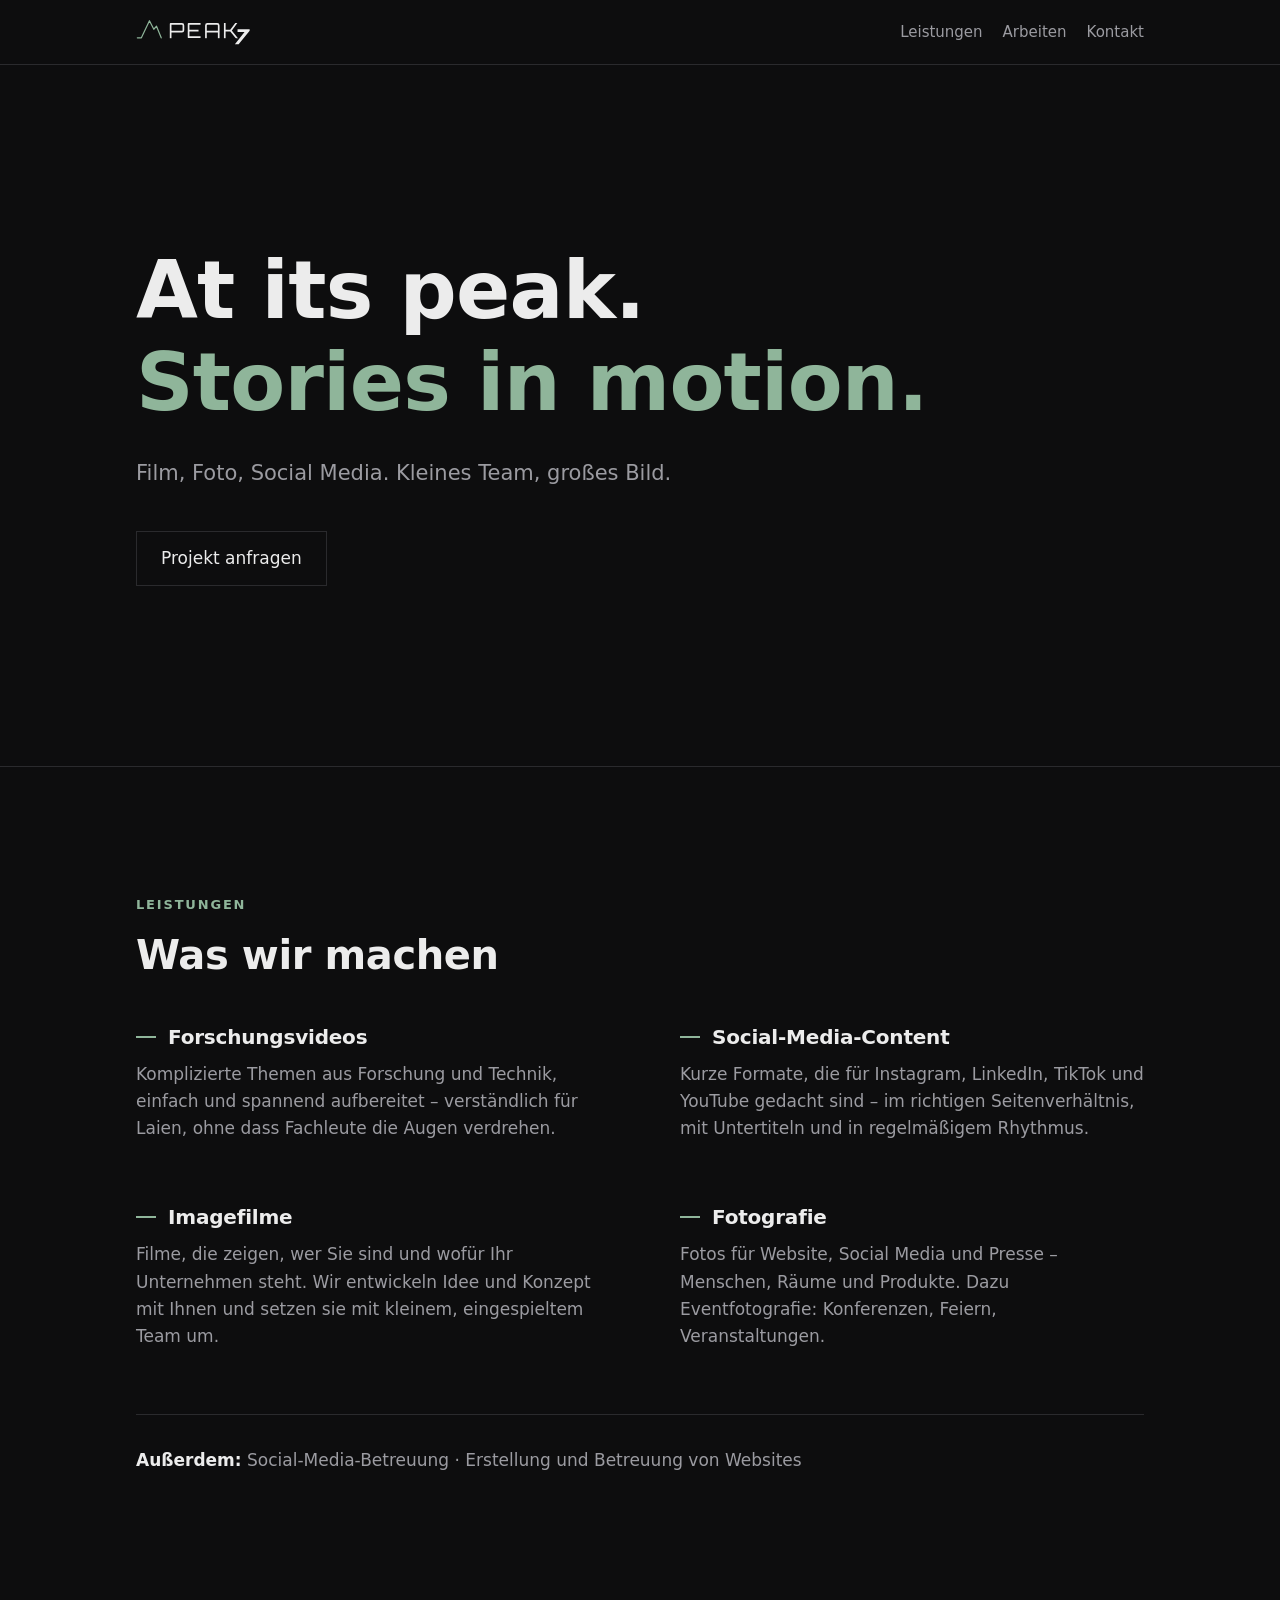
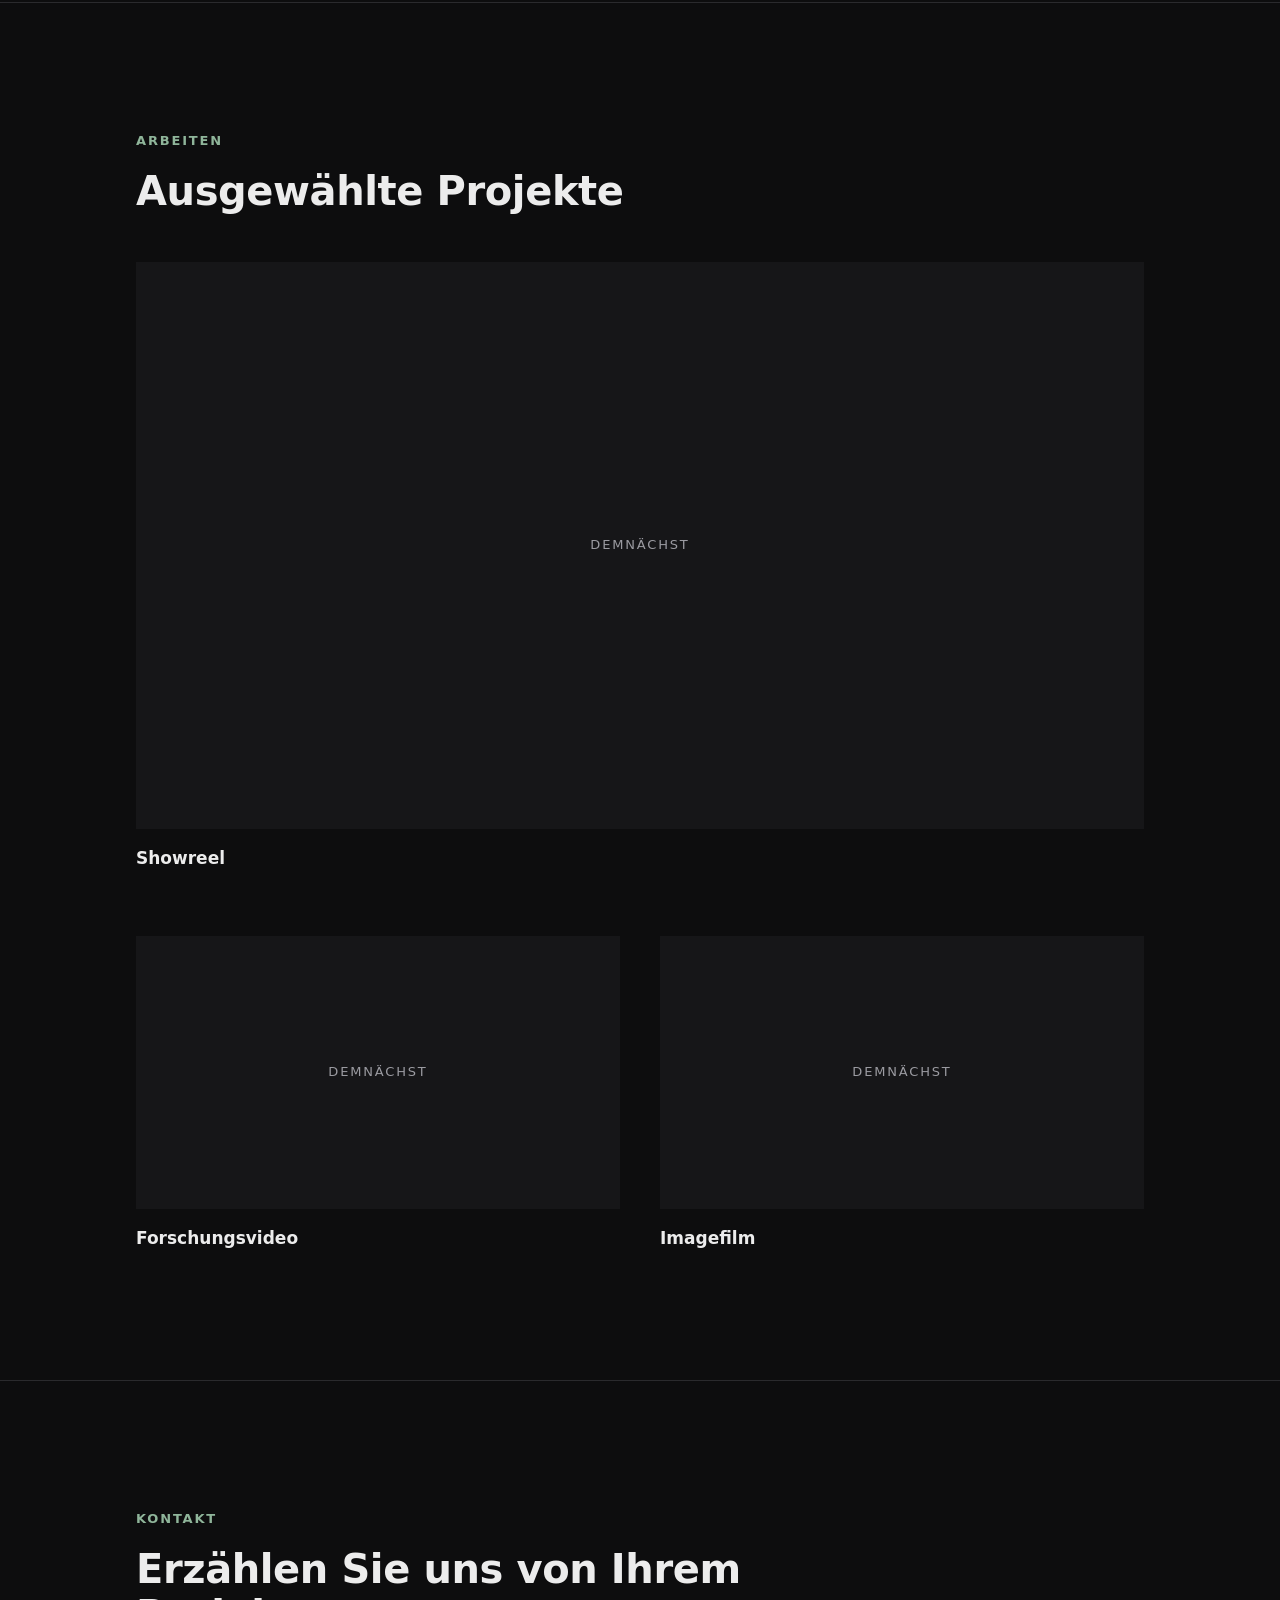
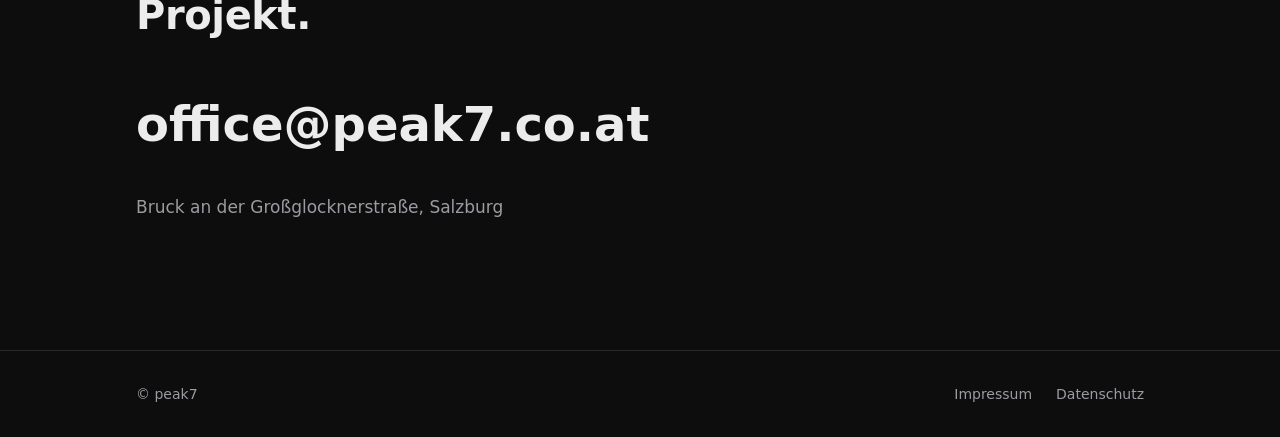
<file: public/index.html>
<!doctype html>
<html lang="de-AT">
<head>
  <meta charset="utf-8">
  <meta name="viewport" content="width=device-width, initial-scale=1">
  <title>peak7 – Video und Fotografie</title>
  <meta name="description" content="peak7 – Video und Fotografie aus Österreich: Forschungsvideos, Social-Media-Content, Imagefilme, Fotografie und Eventfotografie.">
  <link rel="icon" href="img/favicon.svg" type="image/svg+xml">
  <link rel="stylesheet" href="css/style.css">
  <script src="js/video.js" defer></script>
</head>
<body>
  <a class="skip" href="#inhalt">Zum Inhalt</a>

  <header class="site-header">
    <div class="wrap">
      <a class="wordmark" href="./"><img src="img/logo.svg" alt="peak7" width="126" height="28"></a>
      <nav class="nav" aria-label="Hauptnavigation">
        <a href="#leistungen">Leistungen</a>
        <a href="#arbeiten">Arbeiten</a>
        <a href="#kontakt">Kontakt</a>
      </nav>
    </div>
  </header>

  <main id="inhalt">

    <!-- 1. Hero -->
    <section class="hero">
      <div class="wrap">
        <h1>At its peak.<br><span>Stories in motion.</span></h1>
        <p class="hero__lead">
          Film, Foto, Social Media. Kleines Team, großes Bild.
        </p>
        <a class="hero__cta" href="#kontakt">Projekt anfragen</a>
      </div>
    </section>

    <!-- 2. Leistungen -->
    <section id="leistungen">
      <div class="wrap">
        <p class="eyebrow">Leistungen</p>
        <h2 class="section-title">Was wir machen</h2>

        <div class="services">
          <article class="service">
            <h3>Forschungsvideos</h3>
            <p>
              Komplizierte Themen aus Forschung und Technik, einfach und spannend aufbereitet –
              verständlich für Laien, ohne dass Fachleute die Augen verdrehen.
            </p>
          </article>
          <article class="service">
            <h3>Social-Media-Content</h3>
            <p>
              Kurze Formate, die für Instagram, LinkedIn, TikTok und YouTube gedacht sind –
              im richtigen Seitenverhältnis, mit Untertiteln und in regelmäßigem Rhythmus.
            </p>
          </article>
          <article class="service">
            <h3>Imagefilme</h3>
            <p>
              Filme, die zeigen, wer Sie sind und wofür Ihr Unternehmen steht. Wir entwickeln
              Idee und Konzept mit Ihnen und setzen sie mit kleinem, eingespieltem Team um.
            </p>
          </article>
          <article class="service">
            <h3>Fotografie</h3>
            <p>
              Fotos für Website, Social Media und Presse – Menschen, Räume und Produkte.
              Dazu Eventfotografie: Konferenzen, Feiern, Veranstaltungen.
            </p>
          </article>
        </div>

        <p class="also">
          <strong>Außerdem:</strong> Social-Media-Betreuung · Erstellung und Betreuung von Websites
        </p>
      </div>
    </section>

    <!-- 3. Arbeiten
         Pro Video: data-provider="youtube" oder "vimeo", data-id = Video-ID.
         YouTube: https://www.youtube.com/watch?v=ID  → data-id="ID"
         Vimeo:   https://vimeo.com/123456789        → data-id="123456789"
                  nicht gelistet: vimeo.com/123456789/abcdef → zusätzlich data-hash="abcdef"
         Vorschaubild lokal ablegen (img/thumbs/…, 1280×720) und als <img> eintragen.
         Erst nach Klick auf „Video laden" wird eine Verbindung zu YouTube/Vimeo aufgebaut.
         Solange data-id leer ist, zeigt die Kachel „Demnächst" statt des Abspielknopfs. -->
    <section id="arbeiten">
      <div class="wrap">
        <p class="eyebrow">Arbeiten</p>
        <h2 class="section-title">Ausgewählte Projekte</h2>

        <div class="works">
          <figure class="work">
            <div class="video" data-provider="youtube" data-id="" data-title="Showreel">
              <!-- <img src="img/thumbs/showreel.jpg" alt="" width="1280" height="720"> -->
            </div>
            <figcaption>
              <strong>Showreel</strong>
            </figcaption>
          </figure>

          <figure class="work">
            <div class="video" data-provider="youtube" data-id="" data-title="Forschungsvideo">
              <!-- <img src="img/thumbs/projekt-2.jpg" alt="" width="1280" height="720"> -->
            </div>
            <figcaption>
              <!-- Titel: Kunde – Projekttitel; darunter <span>Forschungsvideo · Jahr</span> -->
              <strong>Forschungsvideo</strong>
            </figcaption>
          </figure>

          <figure class="work">
            <div class="video" data-provider="youtube" data-id="" data-title="Imagefilm">
              <!-- <img src="img/thumbs/projekt-3.jpg" alt="" width="1280" height="720"> -->
            </div>
            <figcaption>
              <!-- Titel: Kunde – Projekttitel; darunter <span>Imagefilm · Jahr</span> -->
              <strong>Imagefilm</strong>
            </figcaption>
          </figure>
        </div>
      </div>
    </section>

    <!-- 4. Kontakt -->
    <section id="kontakt">
      <div class="wrap">
        <p class="eyebrow">Kontakt</p>
        <h2 class="section-title">Erzählen Sie uns von Ihrem Projekt.</h2>
        <a class="contact__mail" href="mailto:office@peak7.co.at">office@peak7.co.at</a>
        <ul class="contact__list">
          <!-- Telefon AUSGEBLENDET: Nummer eintragen (href im Format tel:+43… ohne Leerzeichen) und „hidden" entfernen -->
          <li hidden><a href="tel:">Telefon</a></li>
          <li>Bruck an der Großglocknerstraße, Salzburg</li>
        </ul>
      </div>
    </section>

  </main>

  <footer class="site-footer">
    <div class="wrap">
      <span>© peak7</span>
      <nav aria-label="Rechtliches">
        <a href="impressum.html">Impressum</a>
        <a href="datenschutz.html">Datenschutz</a>
      </nav>
    </div>
  </footer>
</body>
</html>
</file>
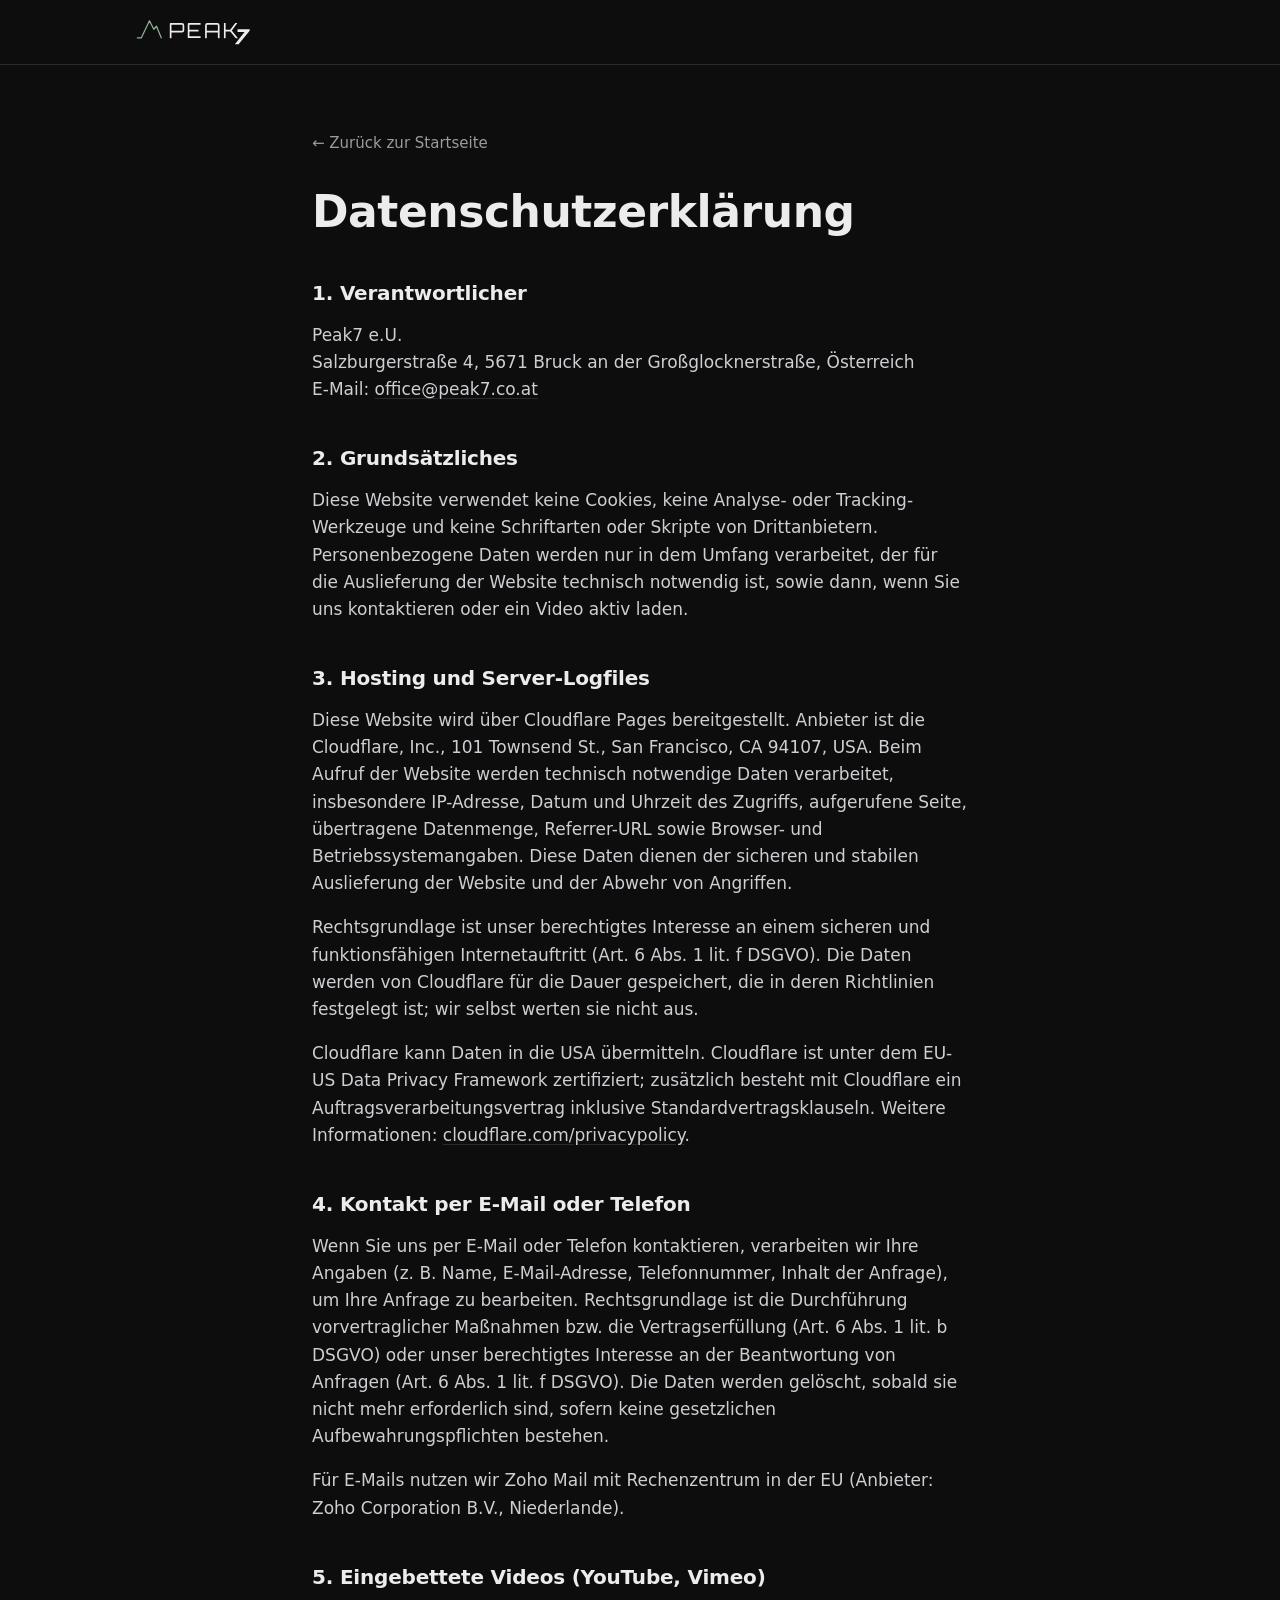
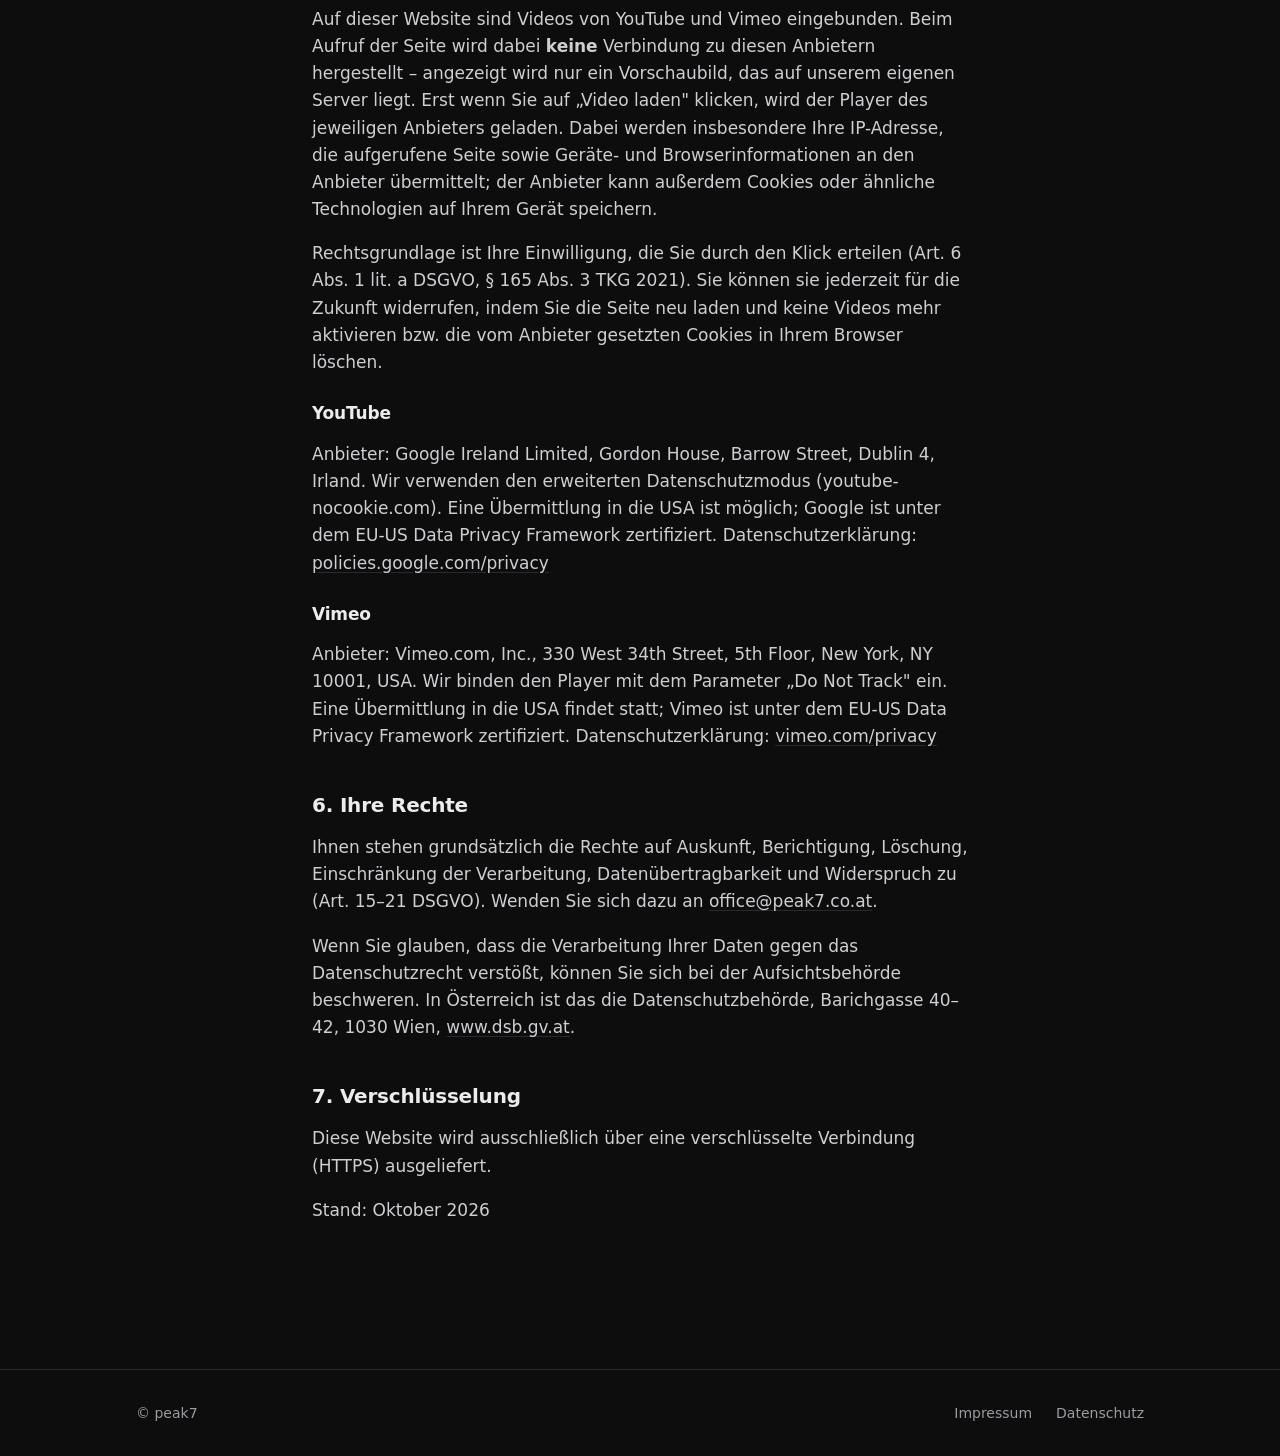
<file: public/datenschutz.html>
<!doctype html>
<html lang="de-AT">
<head>
  <meta charset="utf-8">
  <meta name="viewport" content="width=device-width, initial-scale=1">
  <title>Datenschutz – peak7</title>
  <meta name="robots" content="noindex">
  <link rel="icon" href="img/favicon.svg" type="image/svg+xml">
  <link rel="stylesheet" href="css/style.css">
</head>
<body>
  <header class="site-header">
    <div class="wrap">
      <a class="wordmark" href="./"><img src="img/logo.svg" alt="peak7" width="126" height="28"></a>
    </div>
  </header>

  <main class="legal">
    <div class="wrap">
      <a class="back" href="./">← Zurück zur Startseite</a>
      <h1>Datenschutzerklärung</h1>

      <!-- Vorlage – kein Rechtsrat. Vor Veröffentlichung prüfen lassen.
           Offene Prüfpunkte stehen als Kommentare direkt im Text („PRÜFEN"). -->

      <h2>1. Verantwortlicher</h2>
      <p>
        Peak7 e.U.<br>
        Salzburgerstraße 4, 5671 Bruck an der Großglocknerstraße, Österreich<br>
        E-Mail: <a href="mailto:office@peak7.co.at">office@peak7.co.at</a>
      </p>

      <h2>2. Grundsätzliches</h2>
      <p>
        Diese Website verwendet keine Cookies, keine Analyse- oder Tracking-Werkzeuge und keine
        Schriftarten oder Skripte von Drittanbietern. Personenbezogene Daten werden nur in dem Umfang
        verarbeitet, der für die Auslieferung der Website technisch notwendig ist, sowie dann, wenn Sie
        uns kontaktieren oder ein Video aktiv laden.
      </p>

      <h2>3. Hosting und Server-Logfiles</h2>
      <p>
        Diese Website wird über Cloudflare Pages bereitgestellt. Anbieter ist die Cloudflare, Inc.,
        101 Townsend St., San Francisco, CA 94107, USA. Beim Aufruf der Website werden technisch
        notwendige Daten verarbeitet, insbesondere IP-Adresse, Datum und Uhrzeit des Zugriffs,
        aufgerufene Seite, übertragene Datenmenge, Referrer-URL sowie Browser- und Betriebssystemangaben.
        Diese Daten dienen der sicheren und stabilen Auslieferung der Website und der Abwehr von Angriffen.
      </p>
      <p>
        Rechtsgrundlage ist unser berechtigtes Interesse an einem sicheren und funktionsfähigen
        Internetauftritt (Art. 6 Abs. 1 lit. f DSGVO). Die Daten werden von Cloudflare für die Dauer
        gespeichert, die in deren Richtlinien festgelegt ist<!-- PRÜFEN: Speicherdauer bei Cloudflare -->;
        wir selbst werten sie nicht aus.
      </p>
      <p>
        Cloudflare kann Daten in die USA übermitteln. Cloudflare ist unter dem EU-US Data Privacy Framework
        zertifiziert<!-- PRÜFEN: DPF-Zertifizierung aktuell? -->; zusätzlich besteht mit Cloudflare
        ein Auftragsverarbeitungsvertrag inklusive Standardvertragsklauseln<!-- PRÜFEN: DPA im Cloudflare-Konto -->. Weitere Informationen:
        <a href="https://www.cloudflare.com/privacypolicy/" rel="noopener">cloudflare.com/privacypolicy</a>.
      </p>

      <h2>4. Kontakt per E-Mail oder Telefon</h2>
      <p>
        Wenn Sie uns per E-Mail oder Telefon kontaktieren, verarbeiten wir Ihre Angaben (z. B. Name,
        E-Mail-Adresse, Telefonnummer, Inhalt der Anfrage), um Ihre Anfrage zu bearbeiten. Rechtsgrundlage
        ist die Durchführung vorvertraglicher Maßnahmen bzw. die Vertragserfüllung (Art. 6 Abs. 1 lit. b DSGVO)
        oder unser berechtigtes Interesse an der Beantwortung von Anfragen (Art. 6 Abs. 1 lit. f DSGVO).
        Die Daten werden gelöscht, sobald sie nicht mehr erforderlich sind, sofern keine gesetzlichen
        Aufbewahrungspflichten bestehen.
      </p>
      <p>
        Für E-Mails nutzen wir Zoho Mail mit Rechenzentrum in der EU (Anbieter: Zoho Corporation B.V., Niederlande).
        <!-- PRÜFEN: Anbieter und Rechenzentrum laut Zoho-Vertrag -->
      </p>

      <h2 id="videos">5. Eingebettete Videos (YouTube, Vimeo)</h2>
      <p>
        Auf dieser Website sind Videos von YouTube und Vimeo eingebunden. Beim Aufruf der Seite wird
        dabei <strong>keine</strong> Verbindung zu diesen Anbietern hergestellt – angezeigt wird nur ein
        Vorschaubild, das auf unserem eigenen Server liegt. Erst wenn Sie auf „Video laden" klicken, wird
        der Player des jeweiligen Anbieters geladen. Dabei werden insbesondere Ihre IP-Adresse, die
        aufgerufene Seite sowie Geräte- und Browserinformationen an den Anbieter übermittelt; der Anbieter
        kann außerdem Cookies oder ähnliche Technologien auf Ihrem Gerät speichern.
      </p>
      <p>
        Rechtsgrundlage ist Ihre Einwilligung, die Sie durch den Klick erteilen (Art. 6 Abs. 1 lit. a DSGVO,
        § 165 Abs. 3 TKG 2021). Sie können sie jederzeit für die Zukunft widerrufen, indem Sie die Seite neu
        laden und keine Videos mehr aktivieren bzw. die vom Anbieter gesetzten Cookies in Ihrem Browser löschen.
      </p>
      <h3>YouTube</h3>
      <p>
        Anbieter: Google Ireland Limited, Gordon House, Barrow Street, Dublin 4, Irland. Wir verwenden den
        erweiterten Datenschutzmodus (youtube-nocookie.com). Eine Übermittlung in die USA ist möglich; Google
        ist unter dem EU-US Data Privacy Framework zertifiziert.
        Datenschutzerklärung: <a href="https://policies.google.com/privacy" rel="noopener">policies.google.com/privacy</a>
      </p>
      <h3>Vimeo</h3>
      <p>
        Anbieter: Vimeo.com, Inc., 330 West 34th Street, 5th Floor, New York, NY 10001, USA. Wir binden den
        Player mit dem Parameter „Do Not Track" ein. Eine Übermittlung in die USA findet statt; Vimeo ist unter dem EU-US Data Privacy Framework
        zertifiziert.<!-- PRÜFEN: DPF-Status von Vimeo -->
        Datenschutzerklärung: <a href="https://vimeo.com/privacy" rel="noopener">vimeo.com/privacy</a>
      </p>
      <!-- PRÜFEN: Nicht genutzten Videoanbieter (YouTube oder Vimeo) streichen -->

      <h2>6. Ihre Rechte</h2>
      <p>
        Ihnen stehen grundsätzlich die Rechte auf Auskunft, Berichtigung, Löschung, Einschränkung der
        Verarbeitung, Datenübertragbarkeit und Widerspruch zu (Art. 15–21 DSGVO). Wenden Sie sich dazu
        an <a href="mailto:office@peak7.co.at">office@peak7.co.at</a>.
      </p>
      <p>
        Wenn Sie glauben, dass die Verarbeitung Ihrer Daten gegen das Datenschutzrecht verstößt, können Sie
        sich bei der Aufsichtsbehörde beschweren. In Österreich ist das die Datenschutzbehörde,
        Barichgasse 40–42, 1030 Wien, <a href="https://www.dsb.gv.at" rel="noopener">www.dsb.gv.at</a>.
      </p>

      <h2>7. Verschlüsselung</h2>
      <p>Diese Website wird ausschließlich über eine verschlüsselte Verbindung (HTTPS) ausgeliefert.</p>

      <p>Stand: Oktober 2026</p>
    </div>
  </main>

  <footer class="site-footer">
    <div class="wrap">
      <span>© peak7</span>
      <nav aria-label="Rechtliches">
        <a href="impressum.html">Impressum</a>
        <a href="datenschutz.html" aria-current="page">Datenschutz</a>
      </nav>
    </div>
  </footer>
</body>
</html>
</file>
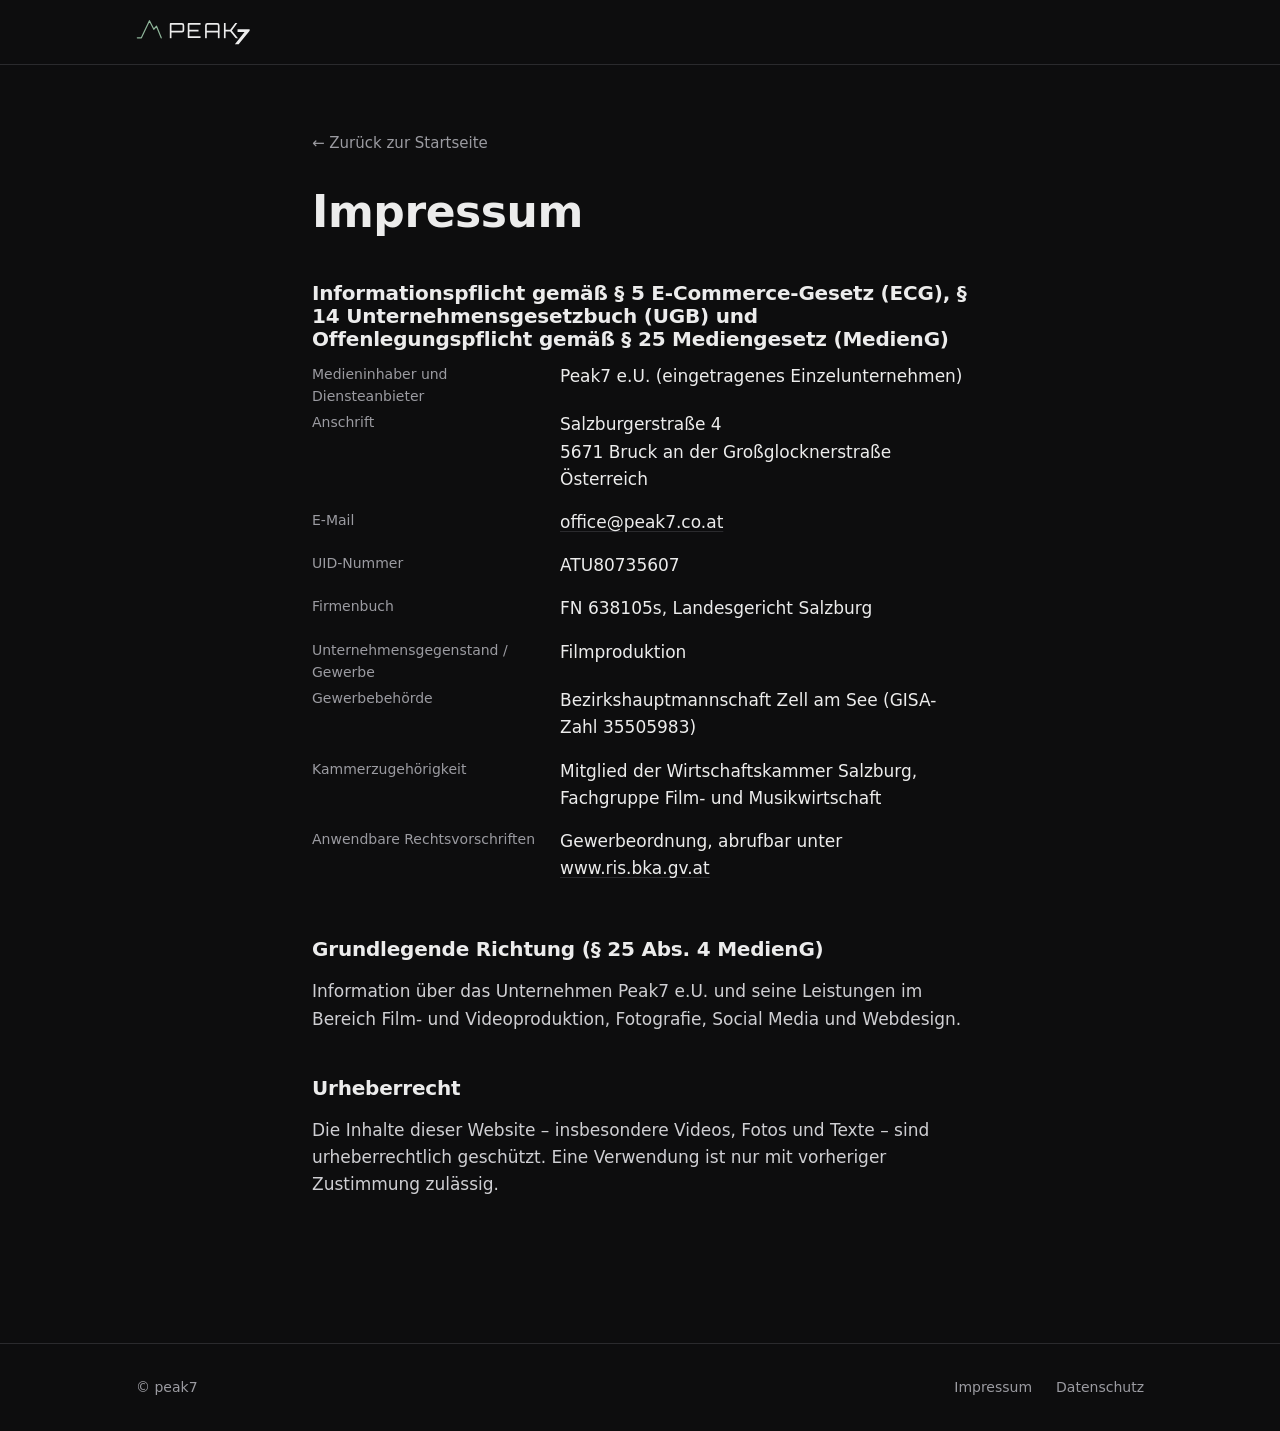
<file: public/impressum.html>
<!doctype html>
<html lang="de-AT">
<head>
  <meta charset="utf-8">
  <meta name="viewport" content="width=device-width, initial-scale=1">
  <title>Impressum – peak7</title>
  <meta name="robots" content="noindex">
  <link rel="icon" href="img/favicon.svg" type="image/svg+xml">
  <link rel="stylesheet" href="css/style.css">
</head>
<body>
  <header class="site-header">
    <div class="wrap">
      <a class="wordmark" href="./"><img src="img/logo.svg" alt="peak7" width="126" height="28"></a>
    </div>
  </header>

  <main class="legal">
    <div class="wrap">
      <a class="back" href="./">← Zurück zur Startseite</a>
      <h1>Impressum</h1>

      <!-- Vorlage – kein Rechtsrat. Vor Veröffentlichung prüfen lassen. -->

      <h2>Informationspflicht gemäß § 5 E-Commerce-Gesetz (ECG), § 14 Unternehmensgesetzbuch (UGB) und Offenlegungspflicht gemäß § 25 Mediengesetz (MedienG)</h2>

      <dl>
        <dt>Medieninhaber und Diensteanbieter</dt>
        <dd>Peak7 e.U. (eingetragenes Einzelunternehmen)</dd>

        <dt>Anschrift</dt>
        <dd>Salzburgerstraße 4<br>5671 Bruck an der Großglocknerstraße<br>Österreich</dd>

        <dt>E-Mail</dt>
        <dd><a href="mailto:office@peak7.co.at">office@peak7.co.at</a></dd>

        <dt>UID-Nummer</dt>
        <dd>ATU80735607</dd>

        <dt>Firmenbuch</dt>
        <dd>FN 638105s, Landesgericht Salzburg</dd>

        <dt>Unternehmensgegenstand / Gewerbe</dt>
        <dd>Filmproduktion</dd>

        <dt>Gewerbebehörde</dt>
        <dd>Bezirkshauptmannschaft Zell am See (GISA-Zahl 35505983)</dd>

        <dt>Kammerzugehörigkeit</dt>
        <dd>Mitglied der Wirtschaftskammer Salzburg, Fachgruppe Film- und Musikwirtschaft</dd>

        <dt>Anwendbare Rechtsvorschriften</dt>
        <dd>Gewerbeordnung, abrufbar unter <a href="https://www.ris.bka.gv.at" rel="noopener">www.ris.bka.gv.at</a></dd>
      </dl>

      <h2>Grundlegende Richtung (§ 25 Abs. 4 MedienG)</h2>
      <p>Information über das Unternehmen Peak7 e.U. und seine Leistungen im Bereich Film- und Videoproduktion, Fotografie, Social Media und Webdesign.</p>

      <h2>Urheberrecht</h2>
      <p>Die Inhalte dieser Website – insbesondere Videos, Fotos und Texte – sind urheberrechtlich geschützt. Eine Verwendung ist nur mit vorheriger Zustimmung zulässig.</p>
    </div>
  </main>

  <footer class="site-footer">
    <div class="wrap">
      <span>© peak7</span>
      <nav aria-label="Rechtliches">
        <a href="impressum.html" aria-current="page">Impressum</a>
        <a href="datenschutz.html">Datenschutz</a>
      </nav>
    </div>
  </footer>
</body>
</html>
</file>
<file: public/css/style.css>
/* peak7 – Stylesheet
   Eine Datei, keine Abhängigkeiten. Farben und Abstände oben als Variablen. */

:root {
  --bg: #0d0d0e;
  --surface: #161618;
  --line: #2a2a2d;
  --text: #ececec;
  --muted: #9b9ba1;
  /* Akzentfarbe: Salbeigrün */
  --accent: #8fb59a;
  /* Nur für Platzhalter – verschwindet, wenn alle ersetzt sind */
  --ph: #ff4f9a;

  --font: system-ui, -apple-system, "Segoe UI", Roboto, "Helvetica Neue", Arial, sans-serif;
  --wrap: 68rem;
  --gutter: 1.25rem;
  --section: 5rem;
}

@media (min-width: 48rem) {
  :root { --gutter: 2.5rem; --section: 8rem; }
}

*, *::before, *::after { box-sizing: border-box; }

html { -webkit-text-size-adjust: 100%; scroll-behavior: smooth; }
@media (prefers-reduced-motion: reduce) { html { scroll-behavior: auto; } }

body {
  margin: 0;
  background: var(--bg);
  color: var(--text);
  font-family: var(--font);
  font-size: 1.0625rem;
  line-height: 1.6;
}

img { max-width: 100%; height: auto; display: block; }

/* „hidden" blendet noch unfertige Teile aus – auch wenn sie sonst ein display haben */
[hidden] { display: none !important; }

a { color: inherit; text-decoration-color: var(--line); text-underline-offset: 0.2em; transition: color .15s, text-decoration-color .15s; }
a:hover { color: var(--accent); text-decoration-color: var(--accent); }
a:focus-visible, button:focus-visible { outline: 2px solid var(--accent); outline-offset: 3px; }

h1, h2, h3 { line-height: 1.15; font-weight: 600; letter-spacing: -0.01em; margin: 0; }

.wrap { max-width: var(--wrap); margin: 0 auto; padding: 0 var(--gutter); }

.skip { position: absolute; left: -999px; }
.skip:focus { left: var(--gutter); top: 1rem; background: var(--bg); padding: .5rem 1rem; z-index: 10; }

/* ---------- Kopfzeile ---------- */

.site-header { border-bottom: 1px solid var(--line); }
.site-header .wrap { display: flex; align-items: center; justify-content: space-between; gap: 1rem; height: 4rem; }

.wordmark { display: block; text-decoration: none; transition: opacity .15s; }
.wordmark:hover { opacity: .75; }
.wordmark img { height: 1.6rem; width: auto; }

.nav { display: flex; gap: 1.25rem; font-size: .9375rem; }
.nav a { color: var(--muted); text-decoration: none; }
.nav a:hover { color: var(--text); }

/* ---------- Abschnitte ---------- */

section { padding: var(--section) 0; }
section + section { border-top: 1px solid var(--line); }

.eyebrow { color: var(--accent); font-size: .8125rem; font-weight: 600; letter-spacing: .14em; text-transform: uppercase; margin: 0 0 1rem; }
.section-title { font-size: clamp(1.75rem, 5vw, 2.5rem); margin-bottom: 3rem; max-width: 22ch; }

/* ---------- Hero ---------- */

.hero { min-height: calc(85svh - 4rem); display: flex; align-items: center; }
.hero .wrap { width: 100%; }
.hero h1 { font-size: clamp(1.875rem, 9.6vw, 5rem); font-weight: 600; }
.hero h1 span { color: var(--accent); }
.hero__lead { color: var(--muted); font-size: clamp(1.0625rem, 2.5vw, 1.3125rem); max-width: 48ch; margin: 1.75rem 0 0; }
.hero__cta { display: inline-block; margin-top: 2.5rem; padding: .8rem 1.5rem; border: 1px solid var(--line); text-decoration: none; font-weight: 500; }
.hero__cta:hover { border-color: var(--accent); }

/* ---------- Leistungen ---------- */

.services { display: grid; gap: 2.75rem; }
@media (min-width: 48rem) { .services { grid-template-columns: 1fr 1fr; gap: 4rem 5rem; } }

.service h3 { font-size: 1.25rem; margin-bottom: .75rem; display: flex; align-items: baseline; gap: .75rem; }
.service h3::before { content: ""; flex: none; width: 1.25rem; height: 2px; background: var(--accent); transform: translateY(-.3em); }
.service p { color: var(--muted); margin: 0; max-width: 46ch; }

.also { margin: 4rem 0 0; padding-top: 2rem; border-top: 1px solid var(--line); color: var(--muted); }
.also strong { color: var(--text); font-weight: 600; }

/* ---------- Arbeiten / Videos ---------- */

.works { display: grid; gap: 3rem; }
@media (min-width: 48rem) { .works { grid-template-columns: 1fr 1fr; gap: 4rem 2.5rem; } }
/* Erstes Video (Showreel) über volle Breite */
@media (min-width: 48rem) { .works .work:first-child { grid-column: 1 / -1; } }

.work { margin: 0; }
.work figcaption { margin-top: 1rem; }
.work figcaption strong { display: block; font-weight: 600; }
.work figcaption span { color: var(--muted); font-size: .9375rem; }

.video { position: relative; aspect-ratio: 16 / 9; background: var(--surface); overflow: hidden; }
.video > img { position: absolute; inset: 0; width: 100%; height: 100%; object-fit: cover; opacity: .55; transition: opacity .2s; }
.video:hover > img { opacity: .4; }
.video iframe { position: absolute; inset: 0; width: 100%; height: 100%; border: 0; }

.video__consent {
  position: absolute; inset: 0;
  display: flex; flex-direction: column; align-items: center; justify-content: center; gap: 1rem;
  padding: 1.25rem; text-align: center;
}
.video__consent p { margin: 0; font-size: .8125rem; line-height: 1.5; color: var(--text); max-width: 34ch; text-shadow: 0 1px 6px rgba(0,0,0,.7); }

.video__load {
  display: inline-flex; align-items: center; gap: .6rem;
  font: inherit; font-size: .9375rem; font-weight: 500; color: var(--text);
  background: rgba(13,13,14,.75); border: 1px solid var(--text); padding: .7rem 1.25rem;
  cursor: pointer; transition: border-color .15s, color .15s;
}
.video__load::before { content: ""; border-style: solid; border-width: .4em 0 .4em .7em; border-color: transparent transparent transparent currentColor; }
.video__load:hover { border-color: var(--accent); color: var(--accent); }

.video__soon {
  position: absolute; inset: 0; margin: 0;
  display: flex; align-items: center; justify-content: center;
  color: var(--muted); font-size: .8125rem; letter-spacing: .14em; text-transform: uppercase;
}

/* ---------- Kontakt ---------- */

.contact__mail { display: inline-block; font-size: clamp(1.5rem, 6vw, 3rem); font-weight: 600; text-decoration: none; word-break: break-word; }
.contact__list { list-style: none; padding: 0; margin: 2rem 0 0; color: var(--muted); display: grid; gap: .4rem; }
.contact__list a { text-decoration: none; }

/* ---------- Fußzeile ---------- */

.site-footer { border-top: 1px solid var(--line); padding: 2rem 0; font-size: .875rem; color: var(--muted); }
.site-footer .wrap { display: flex; flex-wrap: wrap; justify-content: space-between; gap: 1rem; }
.site-footer nav { display: flex; gap: 1.5rem; }
.site-footer a { text-decoration: none; }

/* ---------- Rechtstexte (Impressum, Datenschutz) ---------- */

.legal { padding: 4rem 0 var(--section); }
.legal .wrap { max-width: 46rem; }
.legal h1 { font-size: clamp(2rem, 6vw, 2.75rem); margin-bottom: 2.5rem; }
.legal h2 { font-size: 1.25rem; margin: 2.75rem 0 .75rem; }
.legal h3 { font-size: 1.0625rem; margin: 1.75rem 0 .5rem; }
.legal p, .legal li { color: #cfcfd3; }
.legal dl { display: grid; gap: .25rem 1.5rem; margin: 0; }
.legal dt { color: var(--muted); font-size: .875rem; }
.legal dd { margin: 0 0 1rem; }
@media (min-width: 40rem) {
  .legal dl { grid-template-columns: 14rem 1fr; }
  .legal dd { margin: 0 0 .75rem; }
}
.legal .note { border-left: 2px solid var(--ph); padding: .75rem 1rem; background: var(--surface); font-size: .9375rem; }
.back { display: inline-block; margin-bottom: 2rem; color: var(--muted); text-decoration: none; font-size: .9375rem; }

/* ---------- Platzhalter ----------
   Alles mit class="ph" muss noch ersetzt werden.
   Suche im Code nach "ph" oder "PLATZHALTER". */

.ph {
  color: var(--ph);
  outline: 1px dashed var(--ph);
  outline-offset: 2px;
  padding: 0 .2em;
}
.ph-tag {
  display: inline-block; vertical-align: middle;
  font-size: .6875rem; font-weight: 600; letter-spacing: .08em; text-transform: uppercase;
  color: var(--ph); border: 1px dashed var(--ph); padding: .05rem .4rem; margin-left: .5rem;
}
</file>
